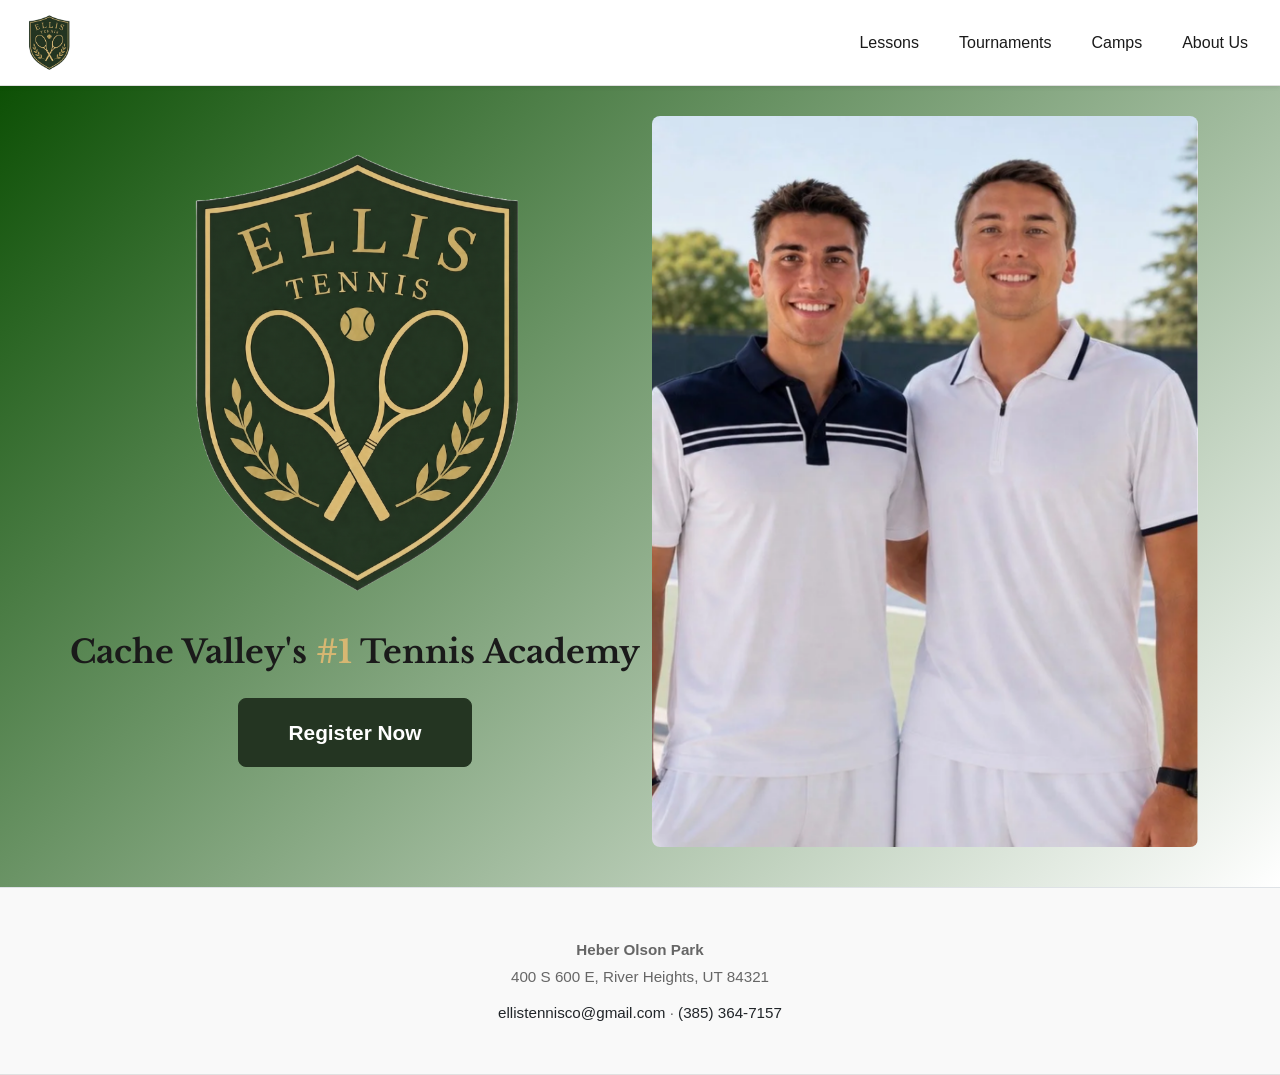
<file: index.html>
<!DOCTYPE html>
<html lang="en">
<head>
    <meta charset="UTF-8">
    <meta name="viewport" content="width=device-width, initial-scale=1.0">
    <meta name="description" content="Ellis Tennis Academy">
    <title>Ellis Tennis Academy</title>

    <!-- Bootstrap 5 CSS -->
    <link href="https://cdn.jsdelivr.net/npm/bootstrap@5.3.0/dist/css/bootstrap.min.css" rel="stylesheet">
    <!-- Bootstrap Icons -->
    <link href="https://cdn.jsdelivr.net/npm/bootstrap-icons@1.10.0/font/bootstrap-icons.css" rel="stylesheet">
    <!-- Custom CSS -->
    <link rel="stylesheet" href="css/styles.css">

    <link rel="icon" type="image/x-icon" href="images/favicon.ico">
</head>
<body>

<!-- NAVIGATION -->
<nav class="navbar navbar-expand-lg navbar-light bg-white sticky-top shadow-sm">
    <div class="container-fluid px-4">
        <a class="navbar-brand" href="/">
            <img src="images/logo1.png" alt="Ellis Tennis Logo" class="navbar-logo">
        </a>
        <button class="navbar-toggler" type="button" data-bs-toggle="collapse" data-bs-target="#navbarNav">
            <span class="navbar-toggler-icon"></span>
        </button>
        <div class="collapse navbar-collapse" id="navbarNav">
            <ul class="navbar-nav ms-auto">
                <li class="nav-item"><a class="nav-link text-dark" href="lessons.html">Lessons</a></li>
                <li class="nav-item"><a class="nav-link text-dark" href="tournaments.html">Tournaments</a></li>
                <li class="nav-item"><a class="nav-link text-dark" href="camps.html">Camps</a></li>
                <li class="nav-item"><a class="nav-link text-dark" href="about.html">About Us</a></li>
            </ul>
        </div>
    </div>
</nav>

<!-- HERO SECTION -->
<section class="hero-section">
    <div class="container h-100">
        <div class="row h-100 align-items-center">
            <div class="col-lg-6 d-flex flex-column align-items-center justify-content-center text-center">
                <img src="images/logo1.png" alt="Ellis Tennis Logo" class="hero-logo mb-4">
                <h1 class="hero-catchphrase mb-4">Cache Valley's <span class="gold-text">#1</span> Tennis Academy</h1>
                <a href="lessons.html" class="btn btn-primary btn-lg btn-register">Register Now</a>
            </div>
            <div class="col-lg-6 d-flex align-items-center justify-content-center">
                <img src="images/main.png" alt="Tennis Academy" class="hero-image">
            </div>
        </div>
    </div>
</section>

<!-- FOOTER -->
<footer class="bg-light text-dark py-5 text-center border-top">
    <div class="container">
        <p class="mb-2">
            <strong>Heber Olson Park</strong><br>
            400 S 600 E, River Heights, UT 84321
        </p>
        <p class="mb-0">
            <a href="mailto:ellistennisco@gmail.com" class="text-decoration-none text-dark">ellistennisco@gmail.com</a> ·
            <a href="tel:+13853647157" class="text-decoration-none text-dark">(385) 364-7157</a>
        </p>
    </div>
</footer>

<!-- Bootstrap JS -->
<script src="https://cdn.jsdelivr.net/npm/bootstrap@5.3.0/dist/js/bootstrap.bundle.min.js"></script>
<!-- Custom JS -->
<script src="js/main.js"></script>

</body>
</html>
</file>
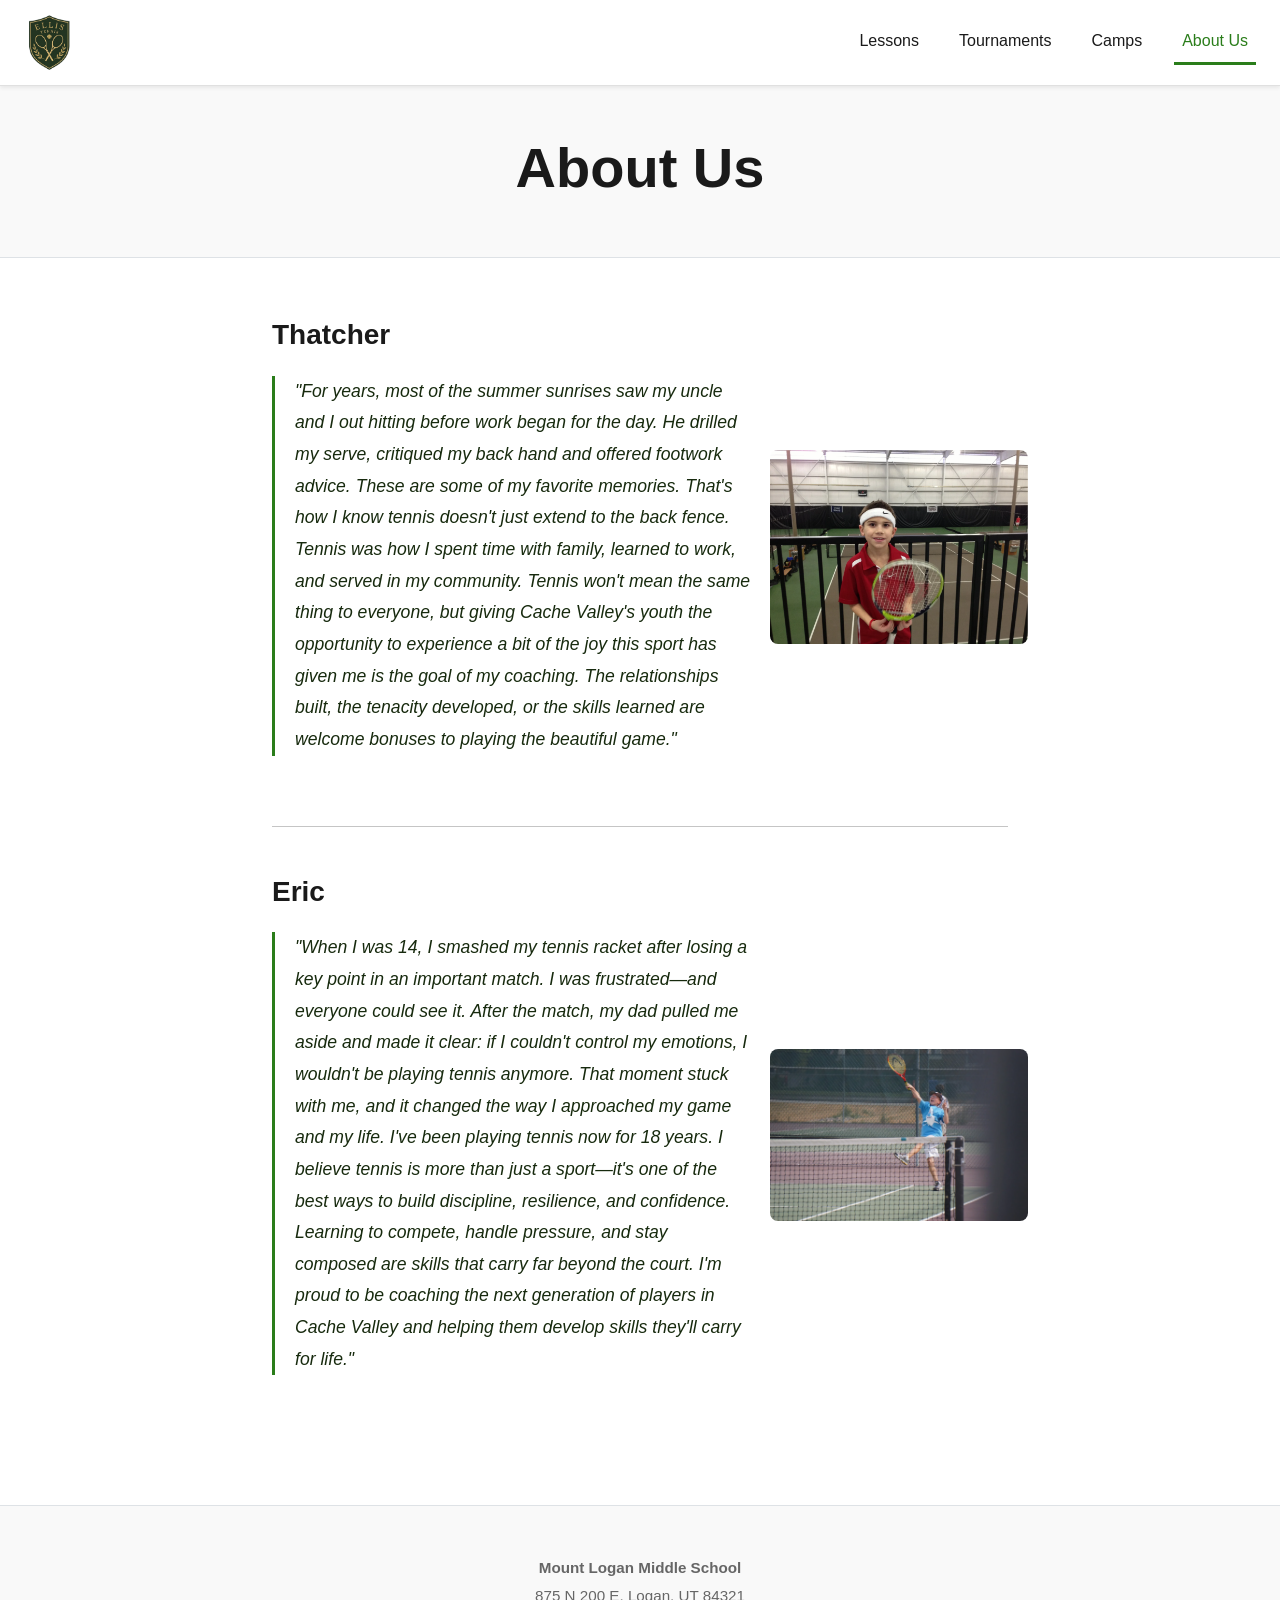
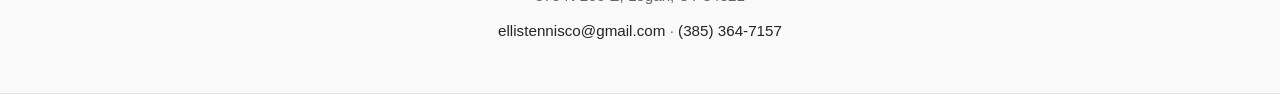
<file: about.html>
<!DOCTYPE html>
<html lang="en">
<head>
    <meta charset="UTF-8">
    <meta name="viewport" content="width=device-width, initial-scale=1.0">
    <meta name="description" content="Meet the coaches at Ellis Tennis Academy">
    <title>About Us — Ellis Tennis</title>

    <!-- Bootstrap 5 CSS -->
    <link href="https://cdn.jsdelivr.net/npm/bootstrap@5.3.0/dist/css/bootstrap.min.css" rel="stylesheet">
    <!-- Bootstrap Icons -->
    <link href="https://cdn.jsdelivr.net/npm/bootstrap-icons@1.10.0/font/bootstrap-icons.css" rel="stylesheet">
    <!-- Custom CSS -->
    <link rel="stylesheet" href="css/styles.css">

    <link rel="icon" type="image/x-icon" href="images/favicon.ico">

    <style>
        .bio-section {
            margin-bottom: 50px;
            display: flex;
            gap: 20px;
            align-items: center;
        }

        .bio-content {
            flex: 0 0 65%;
        }

        .bio-image {
            flex: 0 0 35%;
        }

        .bio-image img {
            width: 100%;
            height: auto;
            border-radius: 8px;
        }

        .bio-quote {
            font-style: italic;
            color: #172a0e;
            font-size: 1.1rem;
            line-height: 1.8;
            margin-bottom: 20px;
            padding-left: 20px;
            border-left: 3px solid #2a7d1a;
        }
    </style>
</head>
<body>

<!-- NAVIGATION -->
<nav class="navbar navbar-expand-lg navbar-light bg-white sticky-top shadow-sm">
    <div class="container-fluid px-4">
        <a class="navbar-brand" href="/">
            <img src="images/logo1.png" alt="Ellis Tennis Logo" class="navbar-logo">
        </a>
        <button class="navbar-toggler" type="button" data-bs-toggle="collapse" data-bs-target="#navbarNav">
            <span class="navbar-toggler-icon"></span>
        </button>
        <div class="collapse navbar-collapse" id="navbarNav">
            <ul class="navbar-nav ms-auto">
                <li class="nav-item"><a class="nav-link text-dark" href="lessons.html">Lessons</a></li>
                <li class="nav-item"><a class="nav-link text-dark" href="tournaments.html">Tournaments</a></li>
                <li class="nav-item"><a class="nav-link text-dark" href="camps.html">Camps</a></li>
                <li class="nav-item"><a class="nav-link text-dark" href="about.html">About Us</a></li>
            </ul>
        </div>
    </div>
</nav>

<!-- PAGE HEADER -->
<section class="bg-light py-5 text-center border-bottom">
    <div class="container">
        <h1 class="display-4 fw-bold mb-2">About Us</h1>
    </div>
</section>

<!-- BIOS SECTION -->
<section>
    <div class="container">
        <div class="row">
            <div class="col-lg-8 offset-lg-2">

                <!-- THATCHER BIO -->
                <div class="bio-section">
                    <div class="bio-content">
                        <h3 class="fw-bold mb-4">Thatcher</h3>
                        <div class="bio-quote">
                            "For years, most of the summer sunrises saw my uncle and I out hitting before work began for the day.
                            He drilled my serve, critiqued my back hand and offered footwork advice. These are some of my favorite memories.
                            That's how I know tennis doesn't just extend to the back fence. Tennis was how I spent time with family, learned to work,
                            and served in my community. Tennis won't mean the same thing to everyone, but giving Cache Valley's youth the opportunity
                            to experience a bit of the joy this sport has given me is the goal of my coaching. The relationships built, the tenacity
                            developed, or the skills learned are welcome bonuses to playing the beautiful game."
                        </div>
                    </div>
                    <div class="bio-image">
                        <img src="images/thatch.png" alt="Thatcher">
                    </div>
                </div>

                <hr class="my-5">

                <!-- ERIC BIO -->
                <div class="bio-section">
                    <div class="bio-content">
                        <h3 class="fw-bold mb-4">Eric</h3>
                        <div class="bio-quote">
                            "When I was 14, I smashed my tennis racket after losing a key point in an important match.
                            I was frustrated—and everyone could see it. After the match, my dad pulled me aside and made it clear:
                            if I couldn't control my emotions, I wouldn't be playing tennis anymore. That moment stuck with me,
                            and it changed the way I approached my game and my life. I've been playing tennis now for 18 years.
                            I believe tennis is more than just a sport—it's one of the best ways to build discipline, resilience,
                            and confidence. Learning to compete, handle pressure, and stay composed are skills that carry far beyond the court.
                            I'm proud to be coaching the next generation of players in Cache Valley and helping them develop skills they'll carry for life."
                        </div>
                    </div>
                    <div class="bio-image">
                        <img src="images/eric.png" alt="Eric">
                    </div>
                </div>

            </div>
        </div>
    </div>
</section>

<!-- FOOTER -->
<footer class="bg-light text-dark py-5 text-center border-top">
    <div class="container">
        <p class="mb-2">
            <strong>Mount Logan Middle School</strong><br>
            875 N 200 E, Logan, UT 84321
        </p>
        <p class="mb-0">
            <a href="mailto:ellistennisco@gmail.com" class="text-decoration-none text-dark">ellistennisco@gmail.com</a> ·
            <a href="tel:+13853647157" class="text-decoration-none text-dark">(385) 364-7157</a>
        </p>
    </div>
</footer>

<!-- Bootstrap JS -->
<script src="https://cdn.jsdelivr.net/npm/bootstrap@5.3.0/dist/js/bootstrap.bundle.min.js"></script>
<!-- Custom JS -->
<script src="js/main.js"></script>

</body>
</html>
</file>
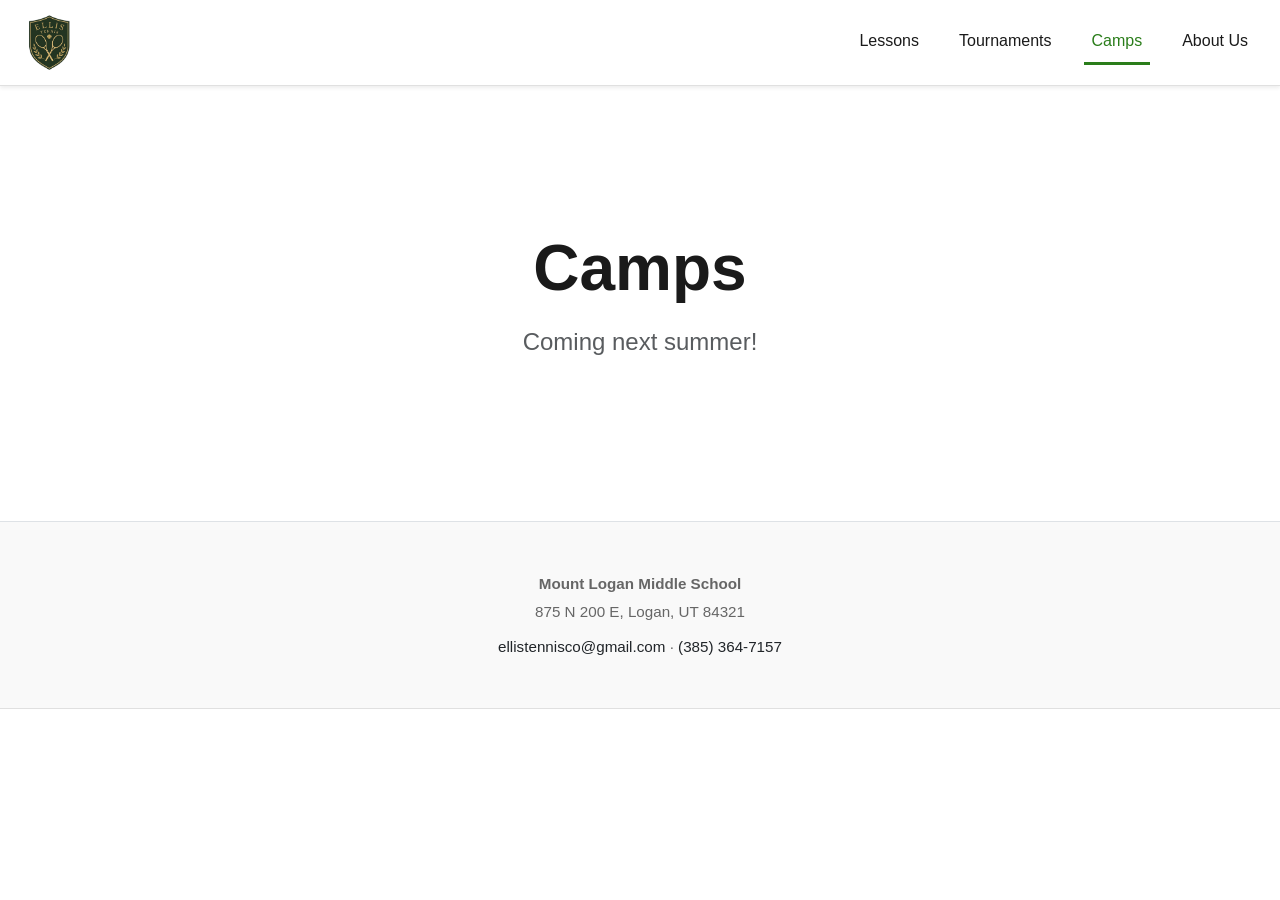
<file: camps.html>
<!DOCTYPE html>
<html lang="en">
<head>
    <meta charset="UTF-8">
    <meta name="viewport" content="width=device-width, initial-scale=1.0">
    <meta name="description" content="Tennis camps at Ellis Tennis Academy">
    <title>Camps — Ellis Tennis</title>

    <link href="https://cdn.jsdelivr.net/npm/bootstrap@5.3.0/dist/css/bootstrap.min.css" rel="stylesheet">
    <link href="https://cdn.jsdelivr.net/npm/bootstrap-icons@1.10.0/font/bootstrap-icons.css" rel="stylesheet">
    <link rel="stylesheet" href="css/styles.css">

    <link rel="icon" type="image/x-icon" href="images/favicon.ico">
</head>
<body>

<nav class="navbar navbar-expand-lg navbar-light bg-white sticky-top shadow-sm">
    <div class="container-fluid px-4">
        <a class="navbar-brand" href="index.html">
            <img src="images/logo1.png" alt="Ellis Tennis Logo" class="navbar-logo">
        </a>
        <button class="navbar-toggler" type="button" data-bs-toggle="collapse" data-bs-target="#navbarNav">
            <span class="navbar-toggler-icon"></span>
        </button>
        <div class="collapse navbar-collapse" id="navbarNav">
            <ul class="navbar-nav ms-auto">
                <li class="nav-item"><a class="nav-link text-dark" href="lessons.html">Lessons</a></li>
                <li class="nav-item"><a class="nav-link text-dark" href="tournaments.html">Tournaments</a></li>
                <li class="nav-item"><a class="nav-link text-dark" href="camps.html">Camps</a></li>
                <li class="nav-item"><a class="nav-link text-dark" href="about.html">About Us</a></li>
            </ul>
        </div>
    </div>
</nav>

<section class="py-5 my-5 text-center">
    <div class="container py-5">
        <h1 class="display-3 fw-bold mb-3">Camps</h1>
        <p class="fs-4 text-muted">Coming next summer!</p>
    </div>
</section>

<footer class="bg-light text-dark py-5 text-center border-top">
    <div class="container">
        <p class="mb-2">
            <strong>Mount Logan Middle School</strong><br>
            875 N 200 E, Logan, UT 84321
        </p>
        <p class="mb-0">
            <a href="mailto:ellistennisco@gmail.com" class="text-decoration-none text-dark">ellistennisco@gmail.com</a> ·
            <a href="tel:+13853647157" class="text-decoration-none text-dark">(385) 364-7157</a>
        </p>
    </div>
</footer>

<script src="https://cdn.jsdelivr.net/npm/bootstrap@5.3.0/dist/js/bootstrap.bundle.min.js"></script>
<script src="js/main.js"></script>

</body>
</html>
</file>
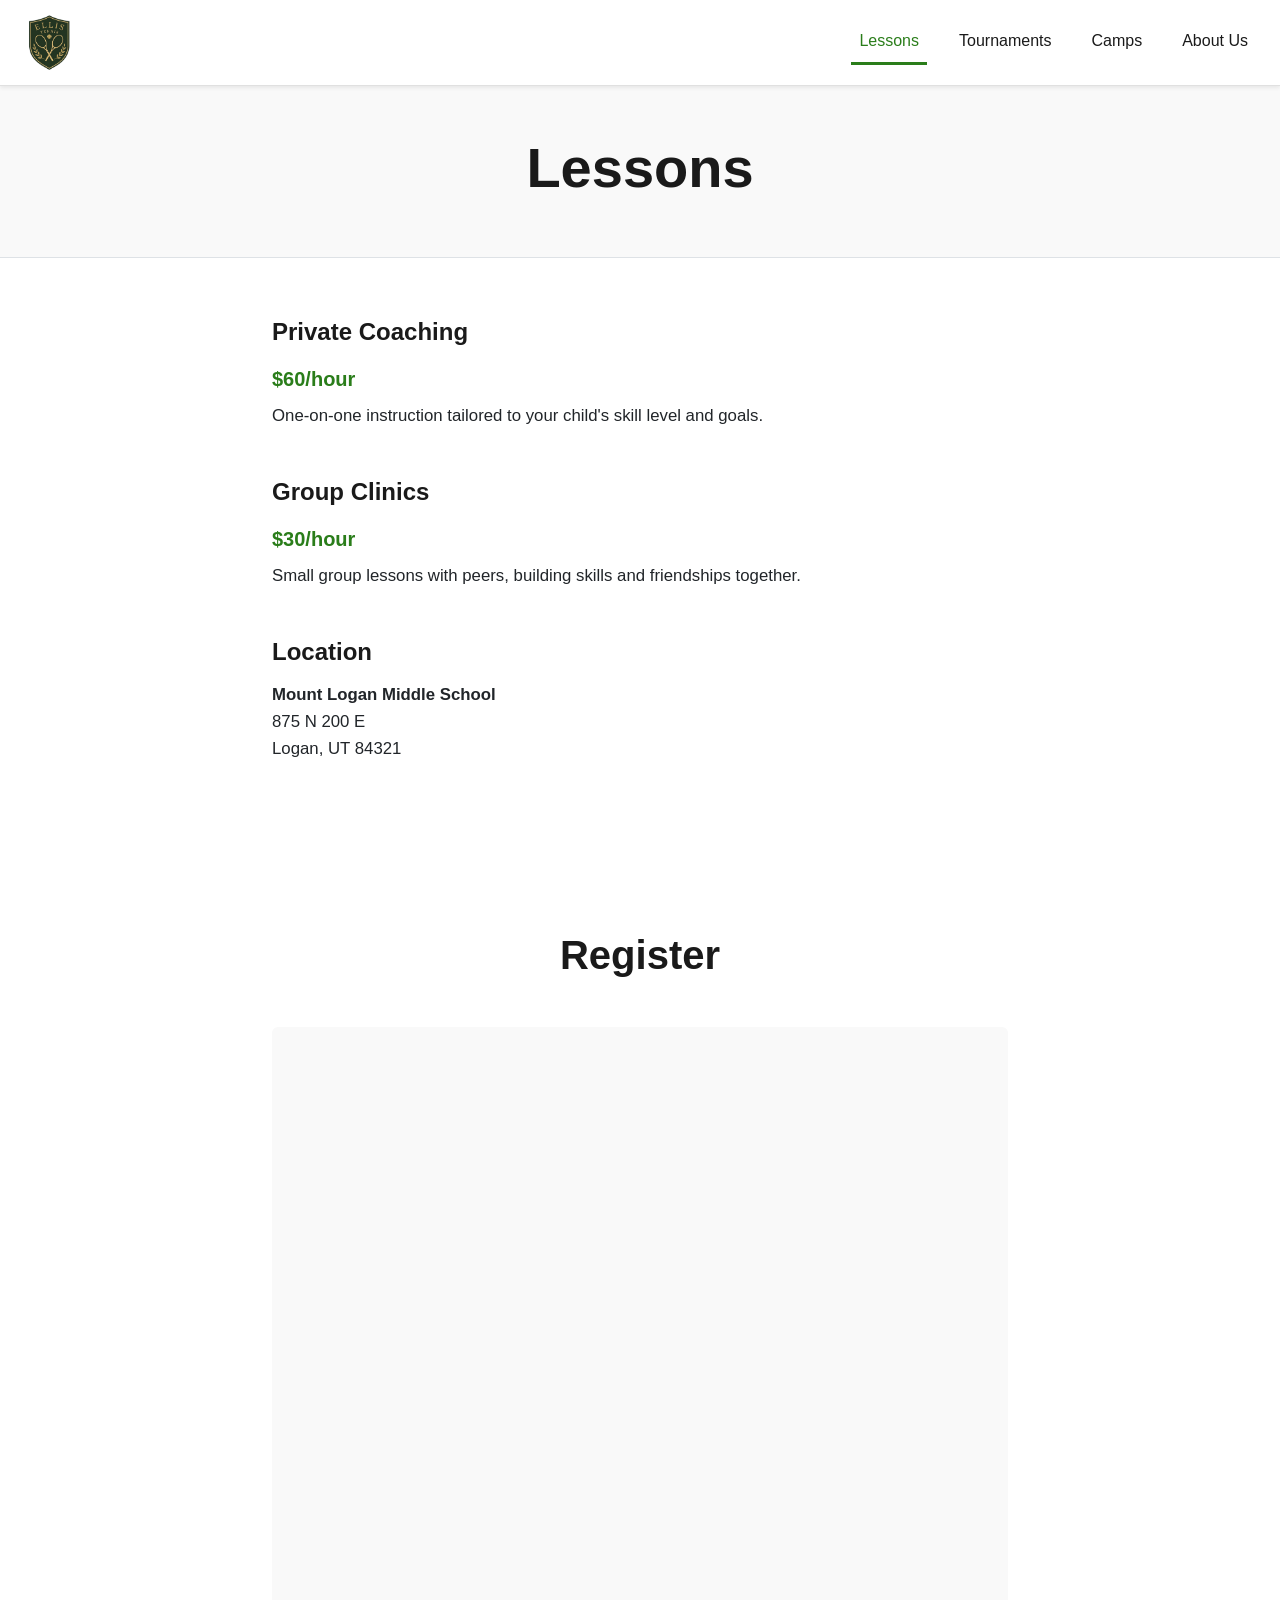
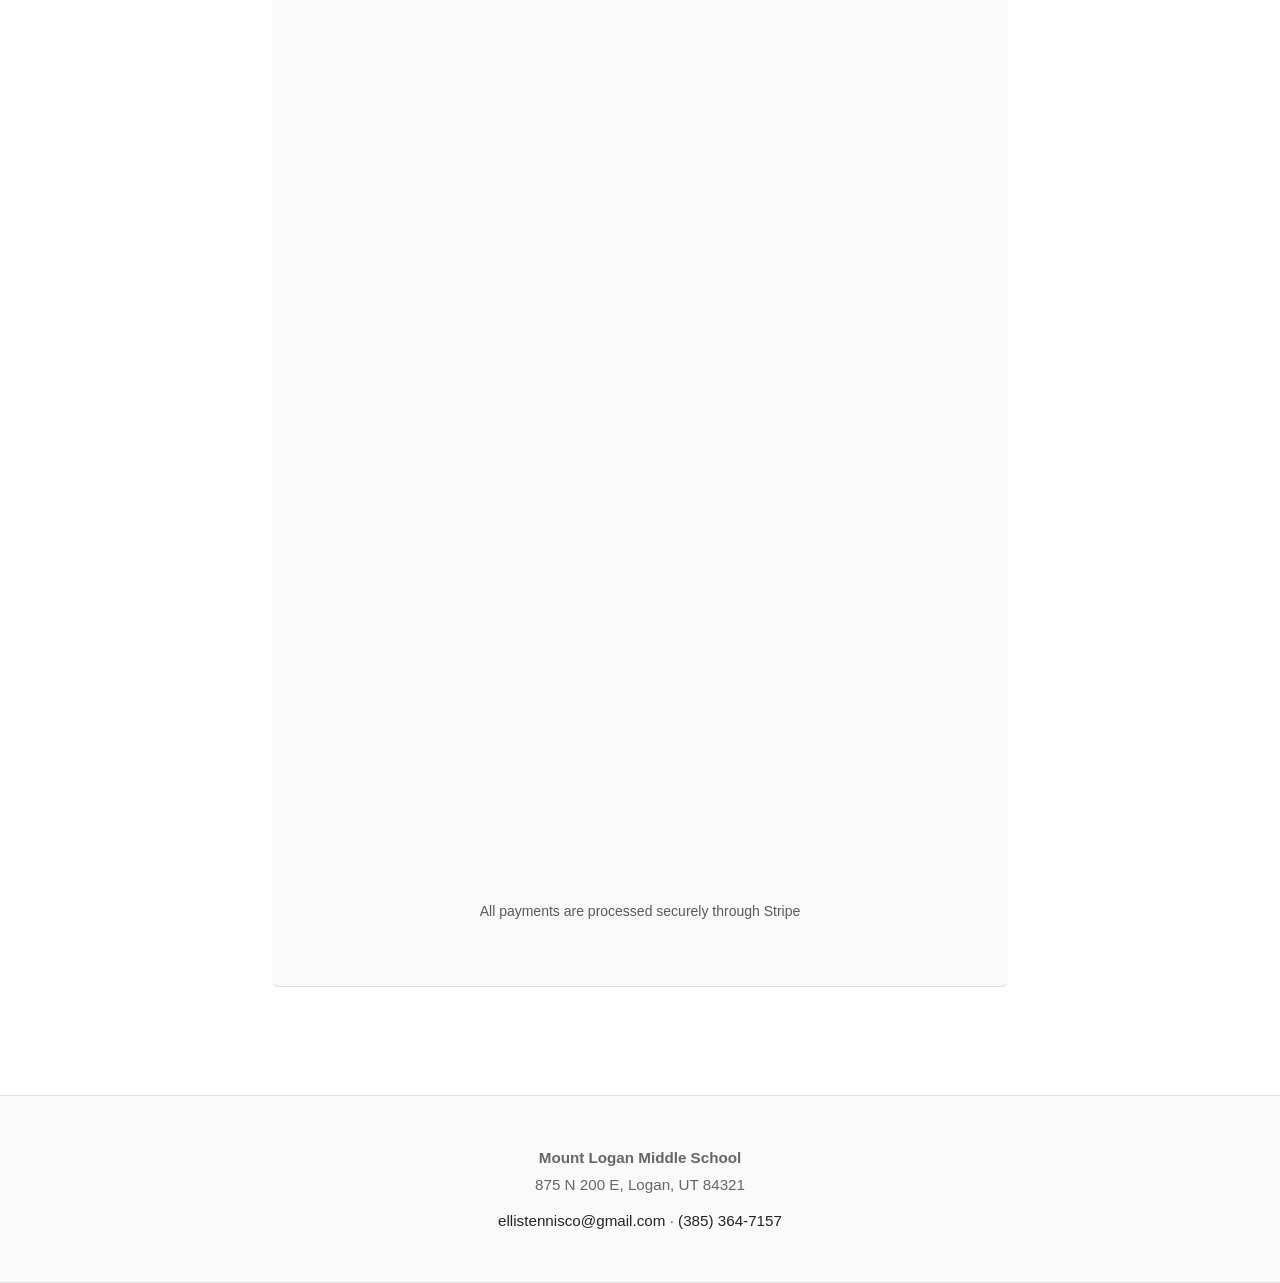
<file: lessons.html>
<!DOCTYPE html>
<html lang="en">
<head>
    <meta charset="UTF-8">
    <meta name="viewport" content="width=device-width, initial-scale=1.0">
    <meta name="description" content="Tennis lessons pricing and registration">
    <title>Lessons — Ellis Tennis</title>

    <!-- Bootstrap 5 CSS -->
    <link href="https://cdn.jsdelivr.net/npm/bootstrap@5.3.0/dist/css/bootstrap.min.css" rel="stylesheet">
    <!-- Bootstrap Icons -->
    <link href="https://cdn.jsdelivr.net/npm/bootstrap-icons@1.10.0/font/bootstrap-icons.css" rel="stylesheet">
    <!-- Custom CSS -->
    <link rel="stylesheet" href="css/styles.css">

    <link rel="icon" type="image/x-icon" href="images/favicon.ico">
</head>
<body>

<!-- NAVIGATION -->
<nav class="navbar navbar-expand-lg navbar-light bg-white sticky-top shadow-sm">
    <div class="container-fluid px-4">
        <a class="navbar-brand" href="/">
            <img src="images/logo1.png" alt="Ellis Tennis Logo" class="navbar-logo">
        </a>
        <button class="navbar-toggler" type="button" data-bs-toggle="collapse" data-bs-target="#navbarNav">
            <span class="navbar-toggler-icon"></span>
        </button>
        <div class="collapse navbar-collapse" id="navbarNav">
            <ul class="navbar-nav ms-auto">
                <li class="nav-item"><a class="nav-link text-dark" href="lessons.html">Lessons</a></li>
                <li class="nav-item"><a class="nav-link text-dark" href="tournaments.html">Tournaments</a></li>
                <li class="nav-item"><a class="nav-link text-dark" href="camps.html">Camps</a></li>
                <li class="nav-item"><a class="nav-link text-dark" href="about.html">About Us</a></li>
            </ul>
        </div>
    </div>
</nav>

<!-- PAGE HEADER -->
<section class="bg-light py-5 text-center border-bottom">
    <div class="container">
        <h1 class="display-4 fw-bold mb-2">Lessons</h1>
    </div>
</section>

<!-- HORIZONTAL SCROLL CONTAINER -->
<div class="lessons-scroll-container">
    <!-- SECTION 1: LESSONS -->
    <section class="lessons-section">
        <div class="container">
            <div class="row">
                <div class="col-lg-8 offset-lg-2">
                    <div class="mb-5">
                        <h4 class="fw-bold mb-3">Private Coaching</h4>
                        <p class="fs-5 text-success fw-bold mb-2">$60/hour</p>
                        <p class="text-dark">One-on-one instruction tailored to your child's skill level and goals.</p>
                    </div>
                    <div class="mb-5">
                        <h4 class="fw-bold mb-3">Group Clinics</h4>
                        <p class="fs-5 text-success fw-bold mb-2">$30/hour</p>
                        <p class="text-dark">Small group lessons with peers, building skills and friendships together.</p>
                    </div>
                    <div class="mb-5">
                        <h4 class="fw-bold mb-3">Location</h4>
                        <p class="text-dark"><strong>Mount Logan Middle School</strong><br>
                            875 N 200 E<br>
                            Logan, UT 84321</p>
                    </div>
                </div>
            </div>
        </div>
    </section>

    <!-- SECTION 2: REGISTER -->
    <section class="lessons-section">
        <div class="container">
            <h2 class="text-center mb-5">Register</h2>
            <div class="row">
                <div class="col-lg-8 offset-lg-2">
                    <div class="google-forms-container bg-light p-5 rounded text-center mb-5">
                        <div class="mb-4">
<iframe src="https://docs.google.com/forms/d/e/1FAIpQLSd_bkeAR2VXxnDy8wuxahw7xW4gBmBdabIZB1dyi5730yiSDQ/viewform?embedded=true" width="640" height="1393" frameborder="0" marginheight="0" marginwidth="0">Loading…</iframe>                         </div>
                    <div class="text-center">
                        <p class="small text-muted mt-3">
                            All payments are processed securely through Stripe
                        </p>
                    </div>
                </div>
            </div>
        </div>
    </section>

    <!-- FOOTER -->
    <footer class="bg-light text-dark py-5 text-center border-top">
        <div class="container">
            <p class="mb-2">
                <strong>Mount Logan Middle School</strong><br>
                875 N 200 E, Logan, UT 84321
            </p>
            <p class="mb-0">
                <a href="mailto:ellistennisco@gmail.com" class="text-decoration-none text-dark">ellistennisco@gmail.com</a> ·
                <a href="tel:+13853647157" class="text-decoration-none text-dark">(385) 364-7157</a>
            </p>
        </div>
    </footer>

<!-- Bootstrap JS -->
<script src="https://cdn.jsdelivr.net/npm/bootstrap@5.3.0/dist/js/bootstrap.bundle.min.js"></script>
<!-- Custom JS -->
<script src="js/main.js"></script>

</body>
</html>
</file>
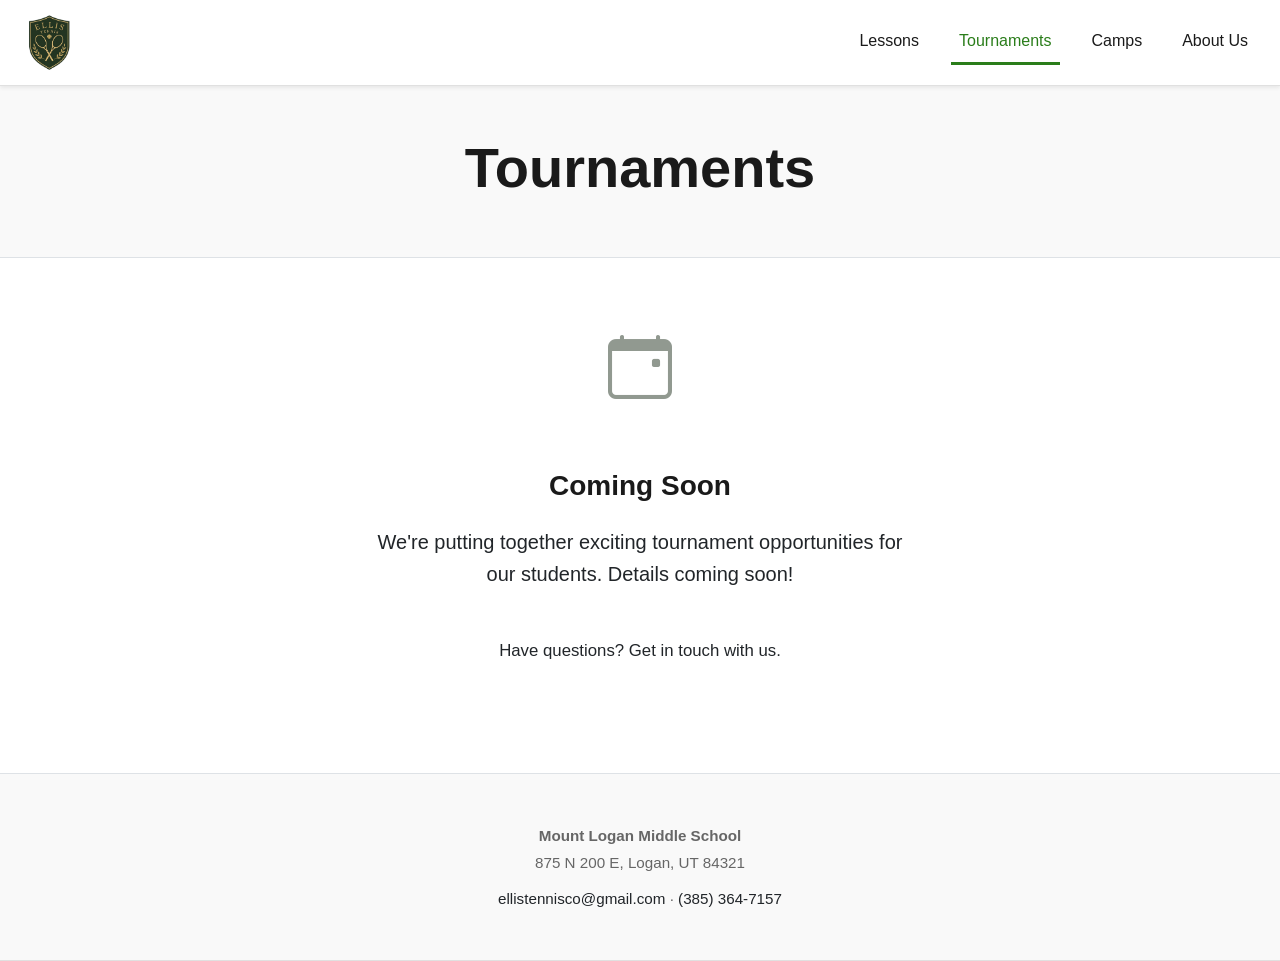
<file: tournaments.html>
<!DOCTYPE html>
<html lang="en">
<head>
    <meta charset="UTF-8">
    <meta name="viewport" content="width=device-width, initial-scale=1.0">
    <meta name="description" content="Tennis tournaments at Ellis Tennis Academy">
    <title>Tournaments — Ellis Tennis</title>

    <!-- Bootstrap 5 CSS -->
    <link href="https://cdn.jsdelivr.net/npm/bootstrap@5.3.0/dist/css/bootstrap.min.css" rel="stylesheet">
    <!-- Bootstrap Icons -->
    <link href="https://cdn.jsdelivr.net/npm/bootstrap-icons@1.10.0/font/bootstrap-icons.css" rel="stylesheet">
    <!-- Custom CSS -->
    <link rel="stylesheet" href="css/styles.css">

    <link rel="icon" type="image/x-icon" href="images/favicon.ico">
</head>
<body>

<!-- NAVIGATION -->
<nav class="navbar navbar-expand-lg navbar-light bg-white sticky-top shadow-sm">
    <div class="container-fluid px-4">
        <a class="navbar-brand" href="/">
            <img src="images/logo1.png" alt="Ellis Tennis Logo" class="navbar-logo">
        </a>
        <button class="navbar-toggler" type="button" data-bs-toggle="collapse" data-bs-target="#navbarNav">
            <span class="navbar-toggler-icon"></span>
        </button>
        <div class="collapse navbar-collapse" id="navbarNav">
            <ul class="navbar-nav ms-auto">
                <li class="nav-item"><a class="nav-link text-dark" href="lessons.html">Lessons</a></li>
                <li class="nav-item"><a class="nav-link text-dark" href="tournaments.html">Tournaments</a></li>
                <li class="nav-item"><a class="nav-link text-dark" href="camps.html">Camps</a></li>
                <li class="nav-item"><a class="nav-link text-dark" href="about.html">About Us</a></li>
            </ul>
        </div>
    </div>
</nav>

<!-- PAGE HEADER -->
<section class="bg-light py-5 text-center border-bottom">
    <div class="container">
        <h1 class="display-4 fw-bold mb-2">Tournaments</h1>
    </div>
</section>

<!-- COMING SOON SECTION -->
<section>
    <div class="container">
        <div class="row">
            <div class="col-lg-6 offset-lg-3 text-center">
                <div class="mb-5">
                    <i class="bi bi-calendar-event" style="font-size: 4rem; color: #253523; opacity: 0.5;"></i>
                </div>
                <h3 class="fw-bold mb-4">Coming Soon</h3>
                <p class="text-dark fs-5 mb-5">
                    We're putting together exciting tournament opportunities for our students. Details coming soon!
                </p>
                <p class="text-dark mb-5">
                    Have questions? <a href="mailto:ellistennisco@gmail.com" class="text-decoration-none text-dark">Get in touch with us</a>.
                </p>
            </div>
        </div>
    </div>
</section>

<!-- FOOTER -->
<footer class="bg-light text-dark py-5 text-center border-top">
    <div class="container">
        <p class="mb-2">
            <strong>Mount Logan Middle School</strong><br>
            875 N 200 E, Logan, UT 84321
        </p>
        <p class="mb-0">
            <a href="mailto:ellistennisco@gmail.com" class="text-decoration-none text-dark">ellistennisco@gmail.com</a> ·
            <a href="tel:+13853647157" class="text-decoration-none text-dark">(385) 364-7157</a>
        </p>
    </div>
</footer>

<!-- Bootstrap JS -->
<script src="https://cdn.jsdelivr.net/npm/bootstrap@5.3.0/dist/js/bootstrap.bundle.min.js"></script>
<!-- Custom JS -->
<script src="js/main.js"></script>

</body>
</html>
</file>
<file: css/styles.css>
/* Ellis Tennis - Clean Minimal Design */

@import url('https://fonts.googleapis.com/css2?family=Libre+Baskerville:ital,wght@0,400;0,700&display=swap');

:root {
    --text-dark: #1a1a1a;
    --text-light: #666;
    --border-color: #e0e0e0;
    --bg-light: #f9f9f9;
}

* {
    scroll-behavior: smooth;
}

body {
    font-family: -apple-system, BlinkMacSystemFont, 'Segoe UI', Roboto, 'Helvetica Neue', Arial, sans-serif;
    color: var(--text-dark);
    line-height: 1.6;
    background-color: #fff;
}

/* NAVIGATION */
.navbar {
    border-bottom: 1px solid var(--border-color);
}

.navbar-brand {
    font-size: 1.25rem;
    font-weight: 700;
    color: var(--text-dark) !important;
}

.navbar-brand i {
    margin-right: 8px;
    color: #2a7d1a;
}

.navbar-logo {
    width: 50px;
    height: auto;
}

.nav-link {
    font-weight: 500;
    color: var(--text-dark) !important;
    transition: color 0.2s ease;
    margin-left: 1.5rem;
}

.nav-link:hover {
    color: #2a7d1a !important;
}

.nav-link.active {
    color: #2a7d1a !important;
    border-bottom: 3px solid #2a7d1a;
    padding-bottom: 8px !important;
}

/* HERO SECTION */
.hero-section {
    background: linear-gradient(135deg, #0d5005 0%, #ffffff 100%);
    padding: 40px 20px;
    min-height: 600px;
    display: flex;
    align-items: flex-start;
    justify-content: center;
    padding-top: 30px;
}

.hero-logo {
    max-width: 400px;
    height: auto;
    margin-top: -60px; /* Pulls the logo up */
}

.hero-catchphrase {
    font-family: 'Libre Baskerville', serif;
    font-size: 2rem;
    font-weight: 700;
    line-height: 1.3;
    color: var(--text-dark);
    white-space: nowrap;
}

.gold-text {
    color: #d7b772;
}

.hero-image {
    max-width: 100%;
    height: auto;
    border-radius: 8px;
}

.hero-italic {
    font-style: italic;
    color: #1d5800;
}

.hero-section .btn-primary {
    background-color: #243522;
    border-color: #243522;
    font-weight: 600;
    padding: 12px 40px;
    font-size: 1.1rem;
    transition: all 0.3s ease;
}

.btn-register {
    background-color: #243522 !important;
    border-color: #243522 !important;
    padding: 18px 50px !important;
    font-size: 1.3rem !important;
}

.btn-register:hover {
    background-color: #2a7d1a70 !important;
    border-color: #2a7d1a !important;
    transform: translateY(-2px);
    box-shadow: 0 4px 12px rgba(42, 125, 26, 0.2);
}

.hero-section .btn-primary:hover {
    background-color: #ffffff83;
    border-color: #ffffff00;
    transform: translateY(-2px);
    box-shadow: 0 4px 12px rgba(240, 255, 230, 0.2);
}

/* SECTIONS */
section {
    padding: 60px 20px;
}

section h3 {
    font-size: 1.75rem;
    font-weight: 700;
    color: var(--text-dark);
    margin-bottom: 20px;
}

section p {
    color: var(--text-light);
    font-size: 1.05rem;
}

.bg-light {
    background-color: var(--bg-light) !important;
    border-bottom: 1px solid var(--border-color);
}

/* FOOTER */
footer {
    background-color: var(--bg-light);
    color: var(--text-dark);
    font-size: 0.95rem;
    line-height: 1.8;
}

footer a {
    color: #2a7d1a;
    text-decoration: none;
    transition: color 0.2s ease;
}

footer a:hover {
    color: #2a7d1a;
    text-decoration: underline;
}

footer p {
    color: var(--text-light);
    margin-bottom: 0.5rem;
}

/* BUTTONS */
.btn-primary {
    background-color: #2a7d1a;
    border-color: #2a7d1a;
    color: white;
    font-weight: 600;
}

.btn-primary:hover {
    background-color: #2a7d1a70;
    border-color: #2a7d1a;
}

/* RESPONSIVE */
@media (max-width: 768px) {
    .hero-section {
        padding: 40px 20px;
        min-height: auto;
        padding-top: 80px;
        align-items: flex-start;
    }

    .hero-catchphrase {
        font-size: 1.75rem;
    }

    .hero-logo {
        max-width: 150px;
    }

    .nav-link {
        margin-left: 0;
        padding: 8px 0 !important;
    }

    .nav-link.active {
        padding-bottom: 5px !important;
    }

    section {
        padding: 40px 20px;
    }

    section h3 {
        font-size: 1.5rem;
    }

    /* Mobile forms and iframes */
    iframe {
        max-width: 100%;
        width: 100% !important;
    }

    .google-forms-container {
        padding: 20px !important;
    }

    .lessons-section h2 {
        font-size: 1.75rem;
    }
}

@media (max-width: 576px) {
    .hero-section {
        padding-top: 60px;
    }

    .hero-section h1 {
        font-size: 1.3rem;
    }

    .hero-section .btn-primary,
    .btn-register {
        padding: 12px 24px !important;
        font-size: 0.95rem !important;
    }

    section h3 {
        font-size: 1.25rem;
    }

    section p {
        font-size: 0.95rem;
    }

    .navbar-logo {
        width: 40px;
    }

    .bio-section {
        flex-direction: column;
        gap: 15px;
    }

    .bio-content,
    .bio-image {
        flex: 0 0 100%;
    }
}

/* LESSONS PAGE SECTIONS */
.lessons-scroll-container {
    width: 100%;
}

.lessons-section {
    padding: 60px 20px;
}

.lessons-section h2 {
    font-size: 2.5rem;
    font-weight: 700;
    color: var(--text-dark);
    margin-bottom: 40px;
}

/* PRICING TEXT COLOR */
.text-success {
    color: #2a7d1a !important;
}

/* GOOGLE FORMS CONTAINER */
.google-forms-container {
    transition: all 0.3s ease;
}

.google-forms-container.form-submitted {
    max-height: 100px;
    overflow: hidden;
}
</file>
